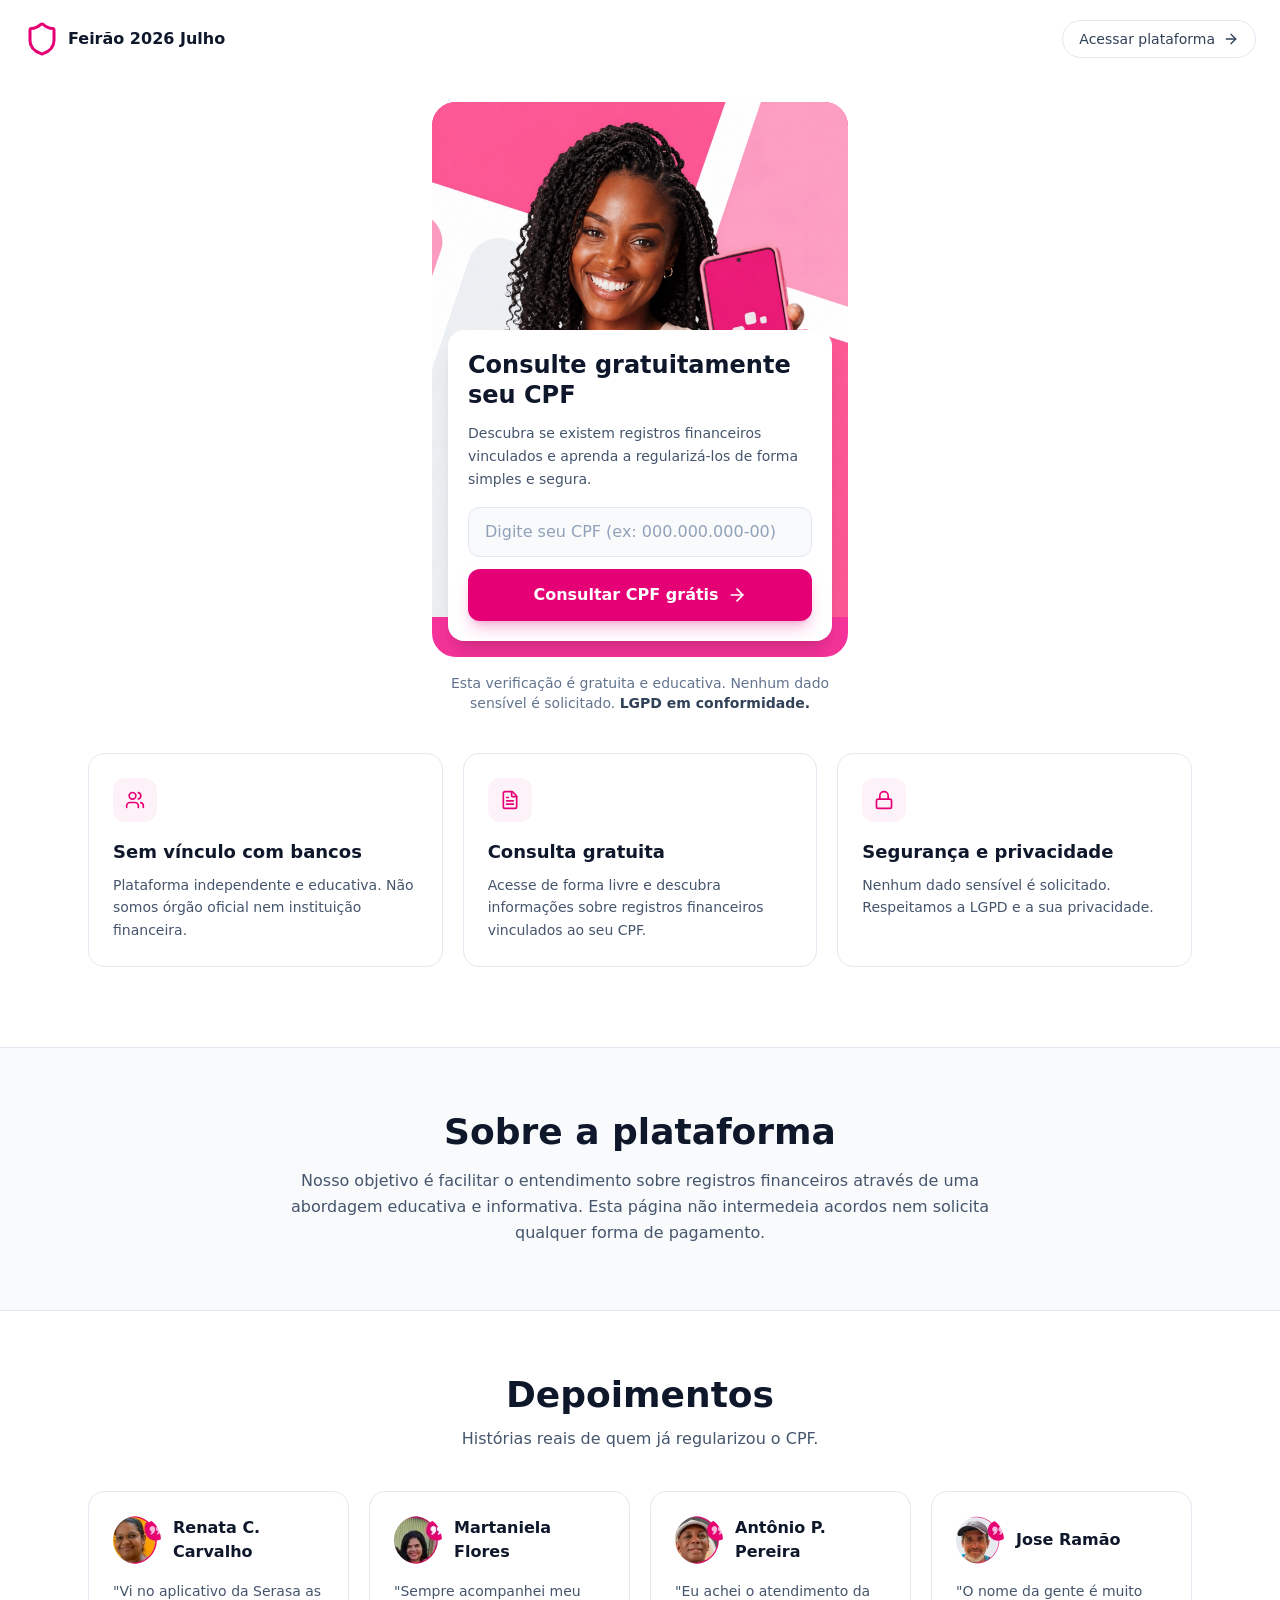
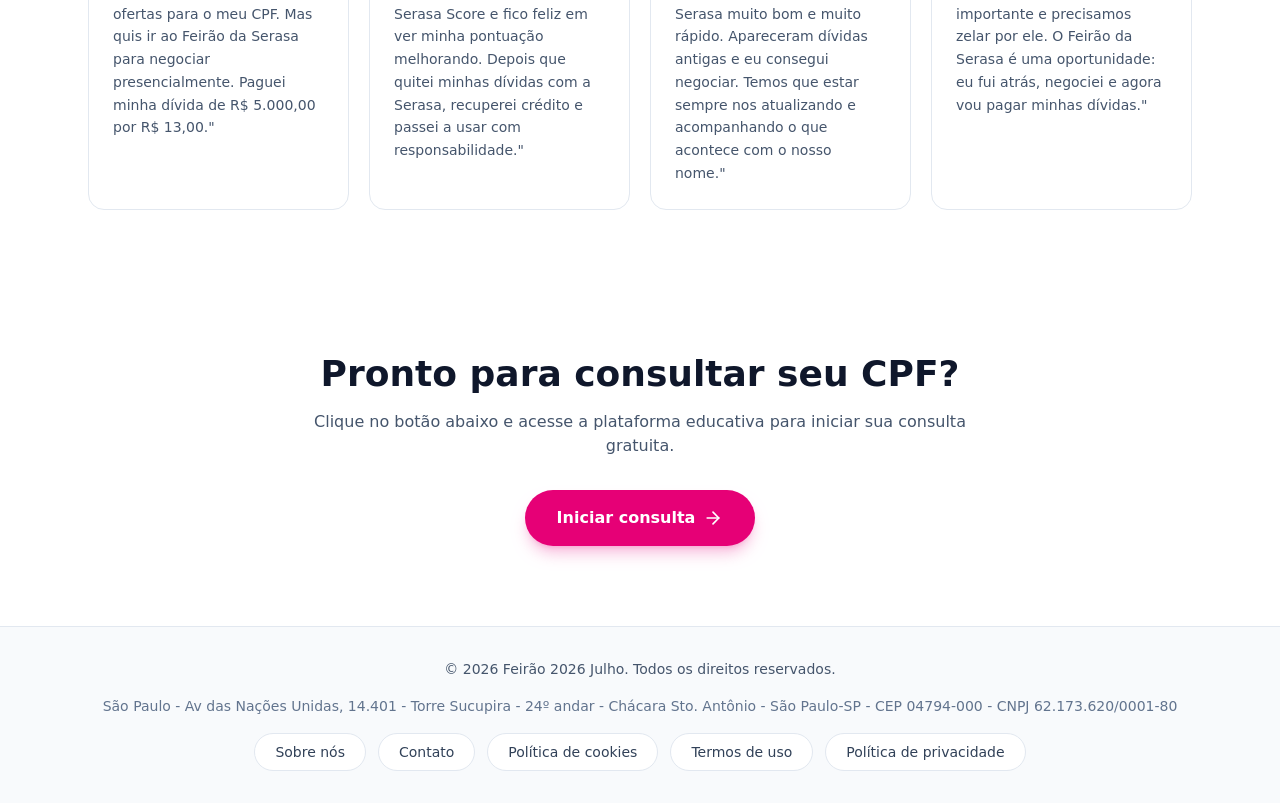
<file: index.html>
<!DOCTYPE html><html lang="pt-BR"><head><meta charset="utf-8"><meta name="viewport" content="width=device-width, initial-scale=1, maximum-scale=1, user-scalable=no"><link rel="preload" as="image" href="images/mulher_smartphone_rosa.png"><link rel="stylesheet" href="css/styles-CyxD5zQF.css" data-precedence="default"><title>Consulte gratuitamente seu CPF</title><meta name="author" content="Lovable"><meta property="og:type" content="website"><meta name="twitter:card" content="summary"><meta name="twitter:site" content="@Lovable"><meta name="twitter:title" content="Consulte seu CPF"><meta name="twitter:description" content="Clique no botão abaixo para continuar o processo. Você será direcionado para o site oficial."><meta property="og:image" content="images/id-preview-8428e6ed--52e5a9b5-8794-45cb-92e2-2359bc6f0b93.lovable.app-1780926512551.png"><meta name="twitter:image" content="images/id-preview-8428e6ed--52e5a9b5-8794-45cb-92e2-2359bc6f0b93.lovable.app-1780926512551.png"><meta name="description" content="Descubra se existem registros financeiros vinculados e aprenda a regularizá-los de forma simples e segura."><meta property="og:title" content="Consulte gratuitamente seu CPF"><meta property="og:description" content="Descubra se existem registros financeiros vinculados e aprenda a regularizá-los de forma simples e segura."><link rel="modulepreload" href="js/index-CMBFF7Do.js"><link rel="modulepreload" href="js/jsx-runtime-Cltr0gcK.js"><link rel="modulepreload" href="js/routes-02BHOr1e.js"><link rel="modulepreload" href="js/createLucideIcon-CEGepnBf.js"><link rel="modulepreload" href="js/shield-O49Fg52t.js"><link rel="modulepreload" href="js/users-ByQQ79Dh.js"></head><body><!--$--><main class="min-h-screen bg-white text-slate-900"><header class="w-full px-6 py-5 flex items-center justify-between max-w-7xl mx-auto"><div class="flex items-center gap-2"><svg xmlns="http://www.w3.org/2000/svg" width="24" height="24" viewBox="0 0 24 24" fill="none" stroke="currentColor" stroke-width="2" stroke-linecap="round" stroke-linejoin="round" class="lucide lucide-shield w-9 h-9 text-pink-600" aria-hidden="true"><path d="M20 13c0 5-3.5 7.5-7.66 8.95a1 1 0 0 1-.67-.01C7.5 20.5 4 18 4 13V6a1 1 0 0 1 1-1c2 0 4.5-1.2 6.24-2.72a1.17 1.17 0 0 1 1.52 0C14.51 3.81 17 5 19 5a1 1 0 0 1 1 1z"></path></svg><span class="font-semibold text-slate-900">Feirão 2026 Julho</span></div><button type="button" class="inline-flex items-center gap-2 rounded-full border border-slate-200 px-4 py-2 text-sm font-medium text-slate-700 hover:bg-slate-50 transition-colors">Acessar plataforma <svg xmlns="http://www.w3.org/2000/svg" width="24" height="24" viewBox="0 0 24 24" fill="none" stroke="currentColor" stroke-width="2" stroke-linecap="round" stroke-linejoin="round" class="lucide lucide-arrow-right w-4 h-4" aria-hidden="true"><path d="M5 12h14"></path><path d="m12 5 7 7-7 7"></path></svg></button></header><section class="px-4 pt-6 pb-10 max-w-md mx-auto"><div class="relative rounded-3xl overflow-hidden bg-pink-500"><img src="images/mulher_smartphone_rosa.png" alt="Consulte seu CPF" class="w-full h-auto block -translate-y-8 sm:-translate-y-10" loading="eager"><div class="absolute left-4 right-4 bottom-0 sm:bottom-4 rounded-2xl bg-white shadow-xl p-5"><h1 class="text-2xl font-extrabold text-slate-900 leading-tight">Consulte gratuitamente seu CPF</h1><p class="mt-3 text-sm text-slate-600 leading-relaxed">Descubra se existem registros financeiros vinculados e aprenda a regularizá-los de forma simples e segura.</p><div class="mt-4 space-y-3"><input type="text" placeholder="Digite seu CPF (ex: 000.000.000-00)" inputmode="numeric" maxlength="14" class="w-full rounded-xl border border-slate-200 bg-slate-50 px-4 py-3 text-base text-slate-900 placeholder:text-slate-400 focus:bg-white focus:border-pink-500 focus:outline-none focus:ring-2 focus:ring-pink-500/20 transition-all font-medium" value=""><button type="button" class="w-full inline-flex items-center justify-center gap-2 rounded-xl bg-pink-600 hover:bg-pink-700 text-white font-semibold py-3.5 text-base shadow-lg shadow-pink-600/25 transition-all active:scale-[0.98]">Consultar CPF grátis <svg xmlns="http://www.w3.org/2000/svg" width="24" height="24" viewBox="0 0 24 24" fill="none" stroke="currentColor" stroke-width="2" stroke-linecap="round" stroke-linejoin="round" class="lucide lucide-arrow-right w-5 h-5" aria-hidden="true"><path d="M5 12h14"></path><path d="m12 5 7 7-7 7"></path></svg></button></div></div></div><p class="mt-4 text-center text-sm text-slate-500">Esta verificação é gratuita e educativa. Nenhum dado sensível é solicitado.<!-- --> <span class="font-semibold text-slate-700">LGPD em conformidade.</span></p></section><section class="px-6 pb-20 max-w-6xl mx-auto grid grid-cols-1 md:grid-cols-3 gap-5"><div class="rounded-2xl border border-slate-200 bg-white p-6 hover:shadow-md transition-shadow"><div class="w-11 h-11 rounded-xl bg-pink-50 flex items-center justify-center"><svg xmlns="http://www.w3.org/2000/svg" width="24" height="24" viewBox="0 0 24 24" fill="none" stroke="currentColor" stroke-width="2" stroke-linecap="round" stroke-linejoin="round" class="lucide lucide-users w-5 h-5 text-pink-600" aria-hidden="true"><path d="M16 21v-2a4 4 0 0 0-4-4H6a4 4 0 0 0-4 4v2"></path><path d="M16 3.128a4 4 0 0 1 0 7.744"></path><path d="M22 21v-2a4 4 0 0 0-3-3.87"></path><circle cx="9" cy="7" r="4"></circle></svg></div><h3 class="mt-4 text-lg font-semibold text-slate-900">Sem vínculo com bancos</h3><p class="mt-2 text-sm text-slate-600 leading-relaxed">Plataforma independente e educativa. Não somos órgão oficial nem instituição financeira.</p></div><div class="rounded-2xl border border-slate-200 bg-white p-6 hover:shadow-md transition-shadow"><div class="w-11 h-11 rounded-xl bg-pink-50 flex items-center justify-center"><svg xmlns="http://www.w3.org/2000/svg" width="24" height="24" viewBox="0 0 24 24" fill="none" stroke="currentColor" stroke-width="2" stroke-linecap="round" stroke-linejoin="round" class="lucide lucide-file-text w-5 h-5 text-pink-600" aria-hidden="true"><path d="M6 22a2 2 0 0 1-2-2V4a2 2 0 0 1 2-2h8a2.4 2.4 0 0 1 1.704.706l3.588 3.588A2.4 2.4 0 0 1 20 8v12a2 2 0 0 1-2 2z"></path><path d="M14 2v5a1 1 0 0 0 1 1h5"></path><path d="M10 9H8"></path><path d="M16 13H8"></path><path d="M16 17H8"></path></svg></div><h3 class="mt-4 text-lg font-semibold text-slate-900">Consulta gratuita</h3><p class="mt-2 text-sm text-slate-600 leading-relaxed">Acesse de forma livre e descubra informações sobre registros financeiros vinculados ao seu CPF.</p></div><div class="rounded-2xl border border-slate-200 bg-white p-6 hover:shadow-md transition-shadow"><div class="w-11 h-11 rounded-xl bg-pink-50 flex items-center justify-center"><svg xmlns="http://www.w3.org/2000/svg" width="24" height="24" viewBox="0 0 24 24" fill="none" stroke="currentColor" stroke-width="2" stroke-linecap="round" stroke-linejoin="round" class="lucide lucide-lock w-5 h-5 text-pink-600" aria-hidden="true"><rect width="18" height="11" x="3" y="11" rx="2" ry="2"></rect><path d="M7 11V7a5 5 0 0 1 10 0v4"></path></svg></div><h3 class="mt-4 text-lg font-semibold text-slate-900">Segurança e privacidade</h3><p class="mt-2 text-sm text-slate-600 leading-relaxed">Nenhum dado sensível é solicitado. Respeitamos a LGPD e a sua privacidade.</p></div></section><section id="sobre" class="px-6 py-16 bg-slate-50 border-y border-slate-200"><div class="max-w-3xl mx-auto text-center"><h2 class="text-3xl sm:text-4xl font-bold text-slate-900">Sobre a plataforma</h2><p class="mt-4 text-slate-600 leading-relaxed">Nosso objetivo é facilitar o entendimento sobre registros financeiros através de uma abordagem educativa e informativa. Esta página não intermedeia acordos nem solicita qualquer forma de pagamento.</p></div></section><section class="px-6 py-16 max-w-6xl mx-auto"><div class="text-center mb-10"><h2 class="text-3xl sm:text-4xl font-bold text-slate-900">Depoimentos</h2><p class="mt-3 text-slate-600">Histórias reais de quem já regularizou o CPF.</p></div><div class="grid grid-cols-1 md:grid-cols-2 lg:grid-cols-4 gap-5"><div class="rounded-2xl border border-slate-200 bg-white p-6 hover:shadow-md transition-shadow"><div class="flex items-center gap-3"><img src="images/dep1.webp" alt="Renata C. Carvalho" class="w-12 h-12 rounded-full object-cover" loading="lazy"><p class="font-semibold text-slate-900">Renata C. Carvalho</p></div><p class="mt-4 text-sm text-slate-600 leading-relaxed">"Vi no aplicativo da Serasa as ofertas para o meu CPF. Mas quis ir ao Feirão da Serasa para negociar presencialmente. Paguei minha dívida de R$ 5.000,00 por R$ 13,00."</p></div><div class="rounded-2xl border border-slate-200 bg-white p-6 hover:shadow-md transition-shadow"><div class="flex items-center gap-3"><img src="images/dep2.webp" alt="Martaniela Flores" class="w-12 h-12 rounded-full object-cover" loading="lazy"><p class="font-semibold text-slate-900">Martaniela Flores</p></div><p class="mt-4 text-sm text-slate-600 leading-relaxed">"Sempre acompanhei meu Serasa Score e fico feliz em ver minha pontuação melhorando. Depois que quitei minhas dívidas com a Serasa, recuperei crédito e passei a usar com responsabilidade."</p></div><div class="rounded-2xl border border-slate-200 bg-white p-6 hover:shadow-md transition-shadow"><div class="flex items-center gap-3"><img src="images/dep3.webp" alt="Antônio P. Pereira" class="w-12 h-12 rounded-full object-cover" loading="lazy"><p class="font-semibold text-slate-900">Antônio P. Pereira</p></div><p class="mt-4 text-sm text-slate-600 leading-relaxed">"Eu achei o atendimento da Serasa muito bom e muito rápido. Apareceram dívidas antigas e eu consegui negociar. Temos que estar sempre nos atualizando e acompanhando o que acontece com o nosso nome."</p></div><div class="rounded-2xl border border-slate-200 bg-white p-6 hover:shadow-md transition-shadow"><div class="flex items-center gap-3"><img src="images/dep4.webp" alt="Jose Ramão" class="w-12 h-12 rounded-full object-cover" loading="lazy"><p class="font-semibold text-slate-900">Jose Ramão</p></div><p class="mt-4 text-sm text-slate-600 leading-relaxed">"O nome da gente é muito importante e precisamos zelar por ele. O Feirão da Serasa é uma oportunidade: eu fui atrás, negociei e agora vou pagar minhas dívidas."</p></div></div></section><section class="px-6 py-20 max-w-3xl mx-auto text-center"><h2 class="text-3xl sm:text-4xl font-bold text-slate-900">Pronto para consultar seu CPF?</h2><p class="mt-4 text-slate-600">Clique no botão abaixo e acesse a plataforma educativa para iniciar sua consulta gratuita.</p><div class="mt-8 flex justify-center"><button type="button" class="inline-flex items-center gap-2 rounded-full bg-pink-600 hover:bg-pink-700 text-white font-semibold px-8 py-4 text-base shadow-lg shadow-pink-600/25 transition-colors">Iniciar consulta <svg xmlns="http://www.w3.org/2000/svg" width="24" height="24" viewBox="0 0 24 24" fill="none" stroke="currentColor" stroke-width="2" stroke-linecap="round" stroke-linejoin="round" class="lucide lucide-arrow-right w-5 h-5" aria-hidden="true"><path d="M5 12h14"></path><path d="m12 5 7 7-7 7"></path></svg></button></div></section><footer class="w-full border-t border-slate-200 bg-slate-50 px-6 py-8"><div class="max-w-7xl mx-auto flex flex-col items-center gap-4 text-center"><p class="text-sm text-slate-600">© 2026 Feirão 2026 Julho. Todos os direitos reservados.</p><p class="text-sm text-slate-500 leading-relaxed">São Paulo - Av das Nações Unidas, 14.401 - Torre Sucupira - 24º andar - Chácara Sto. Antônio - São Paulo-SP - CEP 04794-000 - CNPJ 62.173.620/0001-80</p><div class="flex flex-wrap items-center justify-center gap-3"><a href="#sobre" class="inline-flex items-center justify-center rounded-full border border-slate-200 bg-white hover:bg-pink-50 hover:border-pink-200 text-slate-700 hover:text-pink-700 font-medium px-5 py-2 text-sm transition-colors">Sobre nós</a><a href="/contato" class="inline-flex items-center justify-center rounded-full border border-slate-200 bg-white hover:bg-pink-50 hover:border-pink-200 text-slate-700 hover:text-pink-700 font-medium px-5 py-2 text-sm transition-colors">Contato</a><button type="button" class="inline-flex items-center justify-center rounded-full border border-slate-200 bg-white hover:bg-pink-50 hover:border-pink-200 text-slate-700 hover:text-pink-700 font-medium px-5 py-2 text-sm transition-colors">Política de cookies</button><button type="button" class="inline-flex items-center justify-center rounded-full border border-slate-200 bg-white hover:bg-pink-50 hover:border-pink-200 text-slate-700 hover:text-pink-700 font-medium px-5 py-2 text-sm transition-colors">Termos de uso</button><button type="button" class="inline-flex items-center justify-center rounded-full border border-slate-200 bg-white hover:bg-pink-50 hover:border-pink-200 text-slate-700 hover:text-pink-700 font-medium px-5 py-2 text-sm transition-colors">Política de privacidade</button></div></div></footer></main><!--/$--></body></html>
</file>
